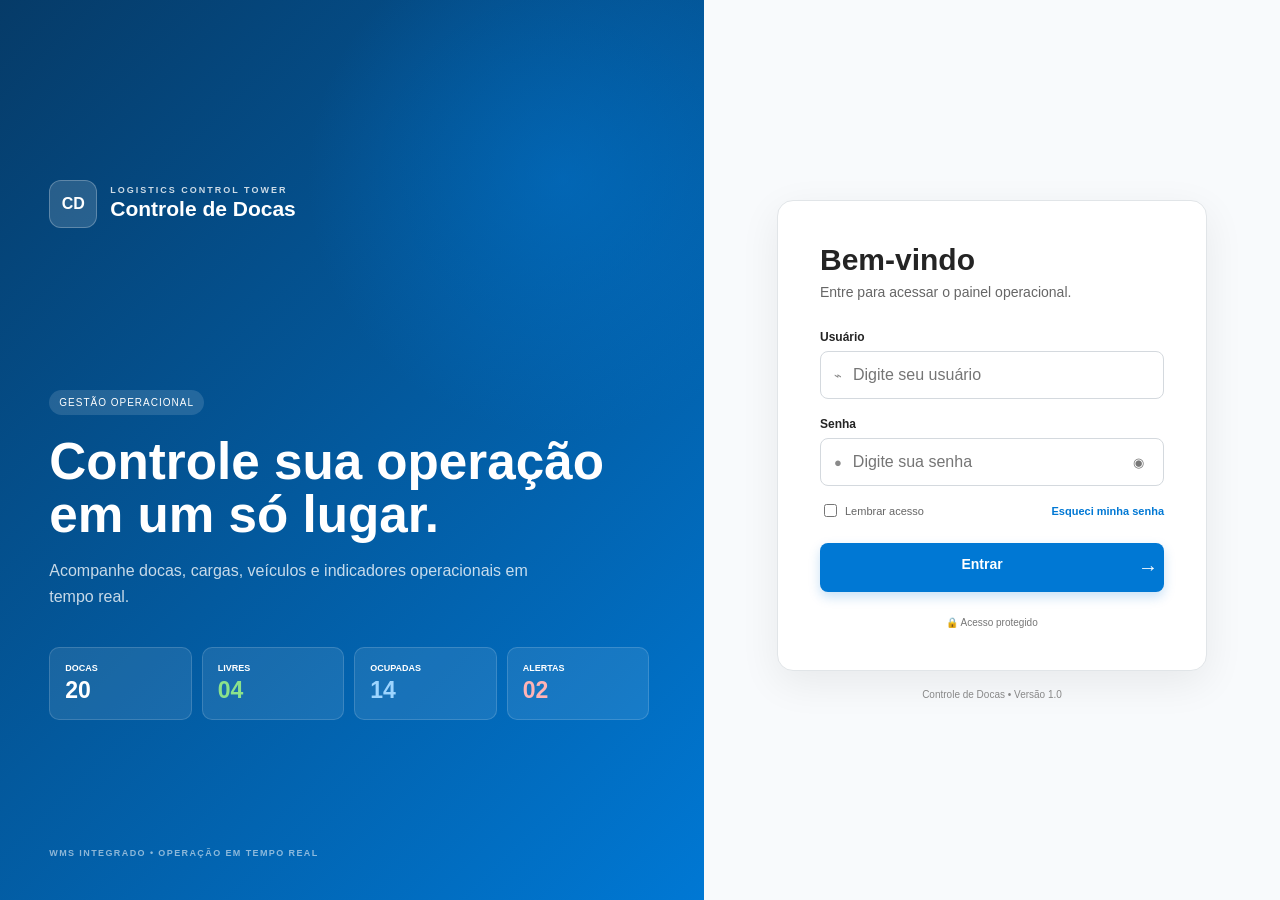
<file: index.html>
<!DOCTYPE html>
<html lang="pt-BR">
<head>
    <meta charset="UTF-8">
    <meta name="viewport" content="width=device-width, initial-scale=1.0">
    <title>Login | Controle de Docas</title>
    <link rel="stylesheet" href="static/css/login.css">
</head>
<body>
    <main class="login-page">
        <section class="login-visual">
            <div class="brand">
                <div class="brand-mark">CD</div>
                <div>
                    <span class="eyebrow">LOGISTICS CONTROL TOWER</span>
                    <h1>Controle de Docas</h1>
                </div>
            </div>

            <div class="visual-content">
                <span class="tag">GESTÃO OPERACIONAL</span>
                <h2>Controle sua operação<br>em um só lugar.</h2>
                <p>Acompanhe docas, cargas, veículos e indicadores operacionais em tempo real.</p>

                <div class="mini-dashboard">
                    <div><span>DOCAS</span><strong>20</strong></div>
                    <div><span>LIVRES</span><strong class="green">04</strong></div>
                    <div><span>OCUPADAS</span><strong class="blue">14</strong></div>
                    <div><span>ALERTAS</span><strong class="red">02</strong></div>
                </div>
            </div>

            <div class="visual-footer">
                <span>WMS INTEGRADO</span>
                <span>•</span>
                <span>OPERAÇÃO EM TEMPO REAL</span>
            </div>
        </section>

        <section class="login-panel">
            <div class="login-card">
                <div class="mobile-brand">CONTROLE DE DOCAS</div>
                <h2>Bem-vindo</h2>
                <p class="subtitle">Entre para acessar o painel operacional.</p>

                

                <form method="post">
                    <input type="hidden" name="csrfmiddlewaretoken" value="hbds4w6eElNqfjvtEM7iHwnfhsquxh9hdaNRXJjqW2YVcnt4pPyEIO6SpG5osSME">

                    <label for="id_username">Usuário</label>
                    <div class="input-wrap">
                        <span>⌁</span>
                        <input id="id_username" name="username" type="text"
                               placeholder="Digite seu usuário" autocomplete="username" required>
                    </div>

                    <label for="id_password">Senha</label>
                    <div class="input-wrap">
                        <span>●</span>
                        <input id="id_password" name="password" type="password"
                               placeholder="Digite sua senha" autocomplete="current-password" required>
                        <button type="button" class="show-password" onclick="togglePassword()">◉</button>
                    </div>

                    <div class="options">
                        <label class="remember">
                            <input type="checkbox" name="remember"> <span>Lembrar acesso</span>
                        </label>
                        <a href="#">Esqueci minha senha</a>
                    </div>

                    <button class="login-button" type="submit">
                        Entrar <span>→</span>
                    </button>
                </form>

                <div class="secure">
                    <span>🔒</span>
                    <span>Acesso protegido</span>
                </div>
            </div>

            <footer class="login-footer">
                Controle de Docas • Versão 1.0
            </footer>
        </section>
    </main>

<script>
function togglePassword() {
    const input = document.getElementById("id_password");
    input.type = input.type === "password" ? "text" : "password";
}
</script>
</body>
</html>
</file>
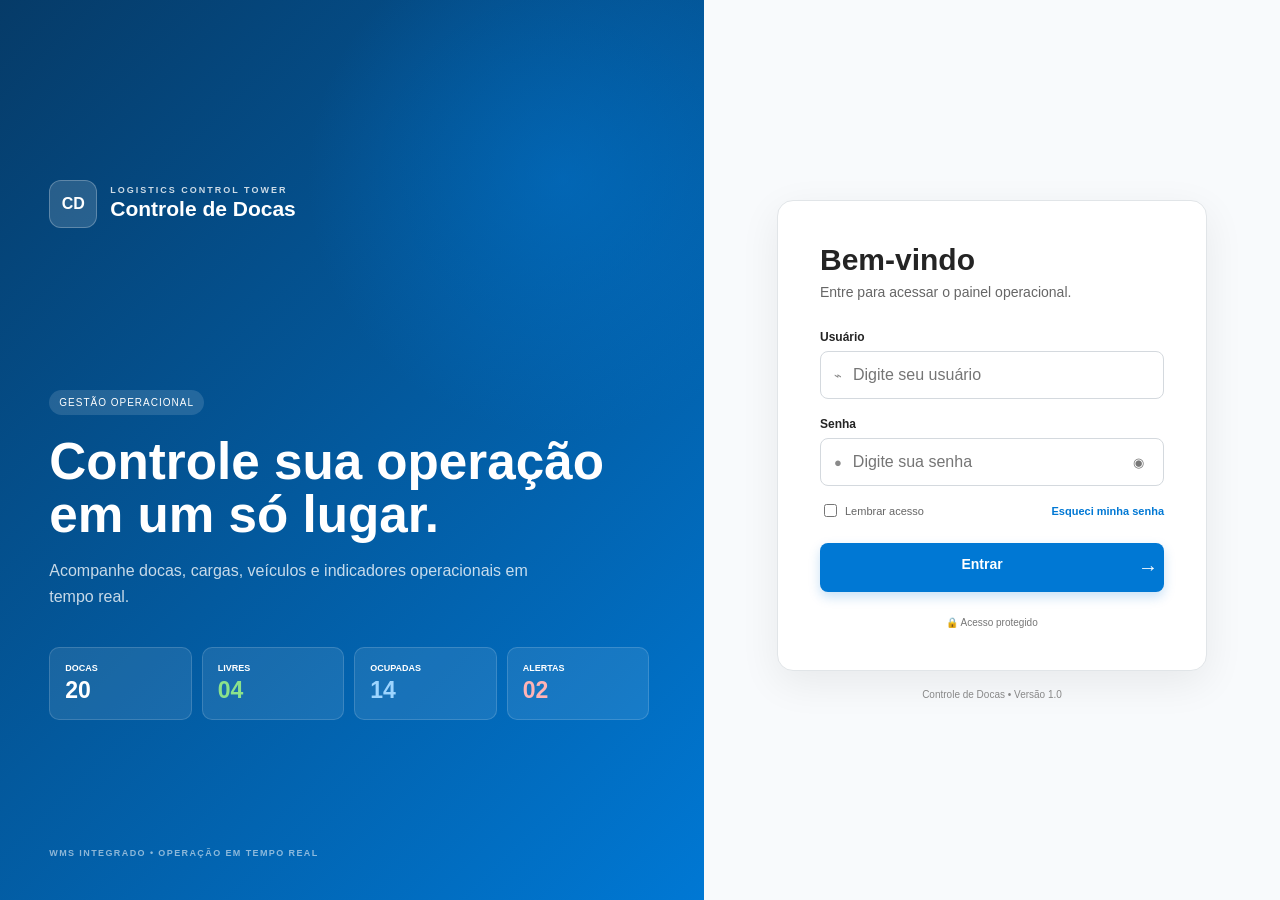
<file: docs/index.html>
<!DOCTYPE html>
<html lang="pt-BR">
<head>
    <meta charset="UTF-8">
    <meta name="viewport" content="width=device-width, initial-scale=1.0">
    <title>Login | Controle de Docas</title>
    <link rel="stylesheet" href="/static/css/login.css">
</head>
<body>
    <main class="login-page">
        <section class="login-visual">
            <div class="brand">
                <div class="brand-mark">CD</div>
                <div>
                    <span class="eyebrow">LOGISTICS CONTROL TOWER</span>
                    <h1>Controle de Docas</h1>
                </div>
            </div>

            <div class="visual-content">
                <span class="tag">GESTÃO OPERACIONAL</span>
                <h2>Controle sua operação<br>em um só lugar.</h2>
                <p>Acompanhe docas, cargas, veículos e indicadores operacionais em tempo real.</p>

                <div class="mini-dashboard">
                    <div><span>DOCAS</span><strong>20</strong></div>
                    <div><span>LIVRES</span><strong class="green">04</strong></div>
                    <div><span>OCUPADAS</span><strong class="blue">14</strong></div>
                    <div><span>ALERTAS</span><strong class="red">02</strong></div>
                </div>
            </div>

            <div class="visual-footer">
                <span>WMS INTEGRADO</span>
                <span>•</span>
                <span>OPERAÇÃO EM TEMPO REAL</span>
            </div>
        </section>

        <section class="login-panel">
            <div class="login-card">
                <div class="mobile-brand">CONTROLE DE DOCAS</div>
                <h2>Bem-vindo</h2>
                <p class="subtitle">Entre para acessar o painel operacional.</p>

                

                <form method="post">
                    <input type="hidden" name="csrfmiddlewaretoken" value="hbds4w6eElNqfjvtEM7iHwnfhsquxh9hdaNRXJjqW2YVcnt4pPyEIO6SpG5osSME">

                    <label for="id_username">Usuário</label>
                    <div class="input-wrap">
                        <span>⌁</span>
                        <input id="id_username" name="username" type="text"
                               placeholder="Digite seu usuário" autocomplete="username" required>
                    </div>

                    <label for="id_password">Senha</label>
                    <div class="input-wrap">
                        <span>●</span>
                        <input id="id_password" name="password" type="password"
                               placeholder="Digite sua senha" autocomplete="current-password" required>
                        <button type="button" class="show-password" onclick="togglePassword()">◉</button>
                    </div>

                    <div class="options">
                        <label class="remember">
                            <input type="checkbox" name="remember"> <span>Lembrar acesso</span>
                        </label>
                        <a href="#">Esqueci minha senha</a>
                    </div>

                    <button class="login-button" type="submit">
                        Entrar <span>→</span>
                    </button>
                </form>

                <div class="secure">
                    <span>🔒</span>
                    <span>Acesso protegido</span>
                </div>
            </div>

            <footer class="login-footer">
                Controle de Docas • Versão 1.0
            </footer>
        </section>
    </main>

<script>
function togglePassword() {
    const input = document.getElementById("id_password");
    input.type = input.type === "password" ? "text" : "password";
}
</script>
</body>
</html>
</file>
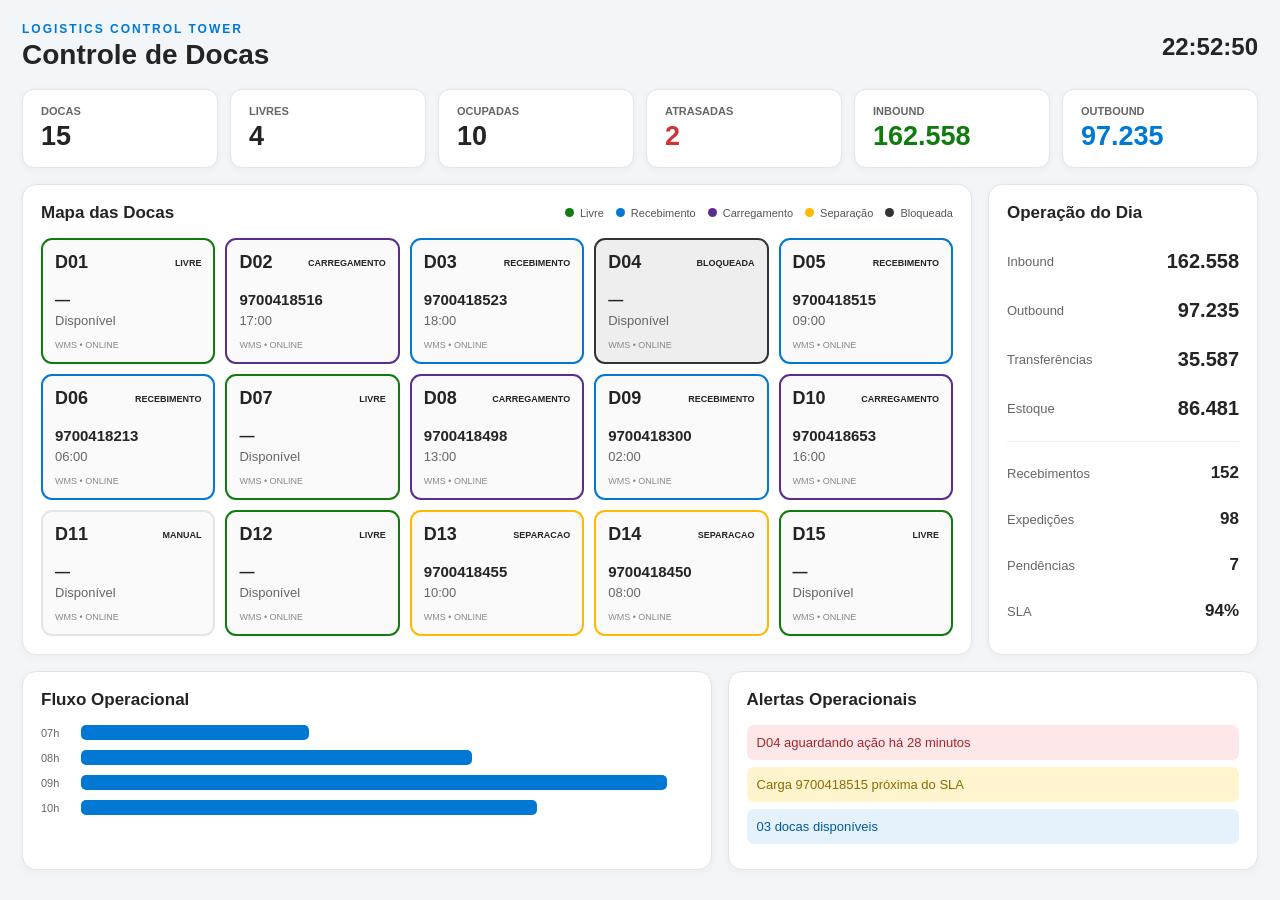
<file: docs/painel/index.html>
<!DOCTYPE html>
<html lang="pt-BR">
<head>
    <meta charset="UTF-8">
    <meta name="viewport" content="width=device-width, initial-scale=1.0">
    <title>Controle de Docas</title>
    <link rel="stylesheet" href="/static/css/painel.css">
</head>
<body>
<div class="app">
    <header class="topbar">
        <div>
            <div class="eyebrow">LOGISTICS CONTROL TOWER</div>
            <h1>Controle de Docas</h1>
        </div>
        <div class="clock" id="clock">--:--:--</div>
    </header>

    <section class="kpis">
        <article><span>DOCAS</span><strong>15</strong></article>
        <article><span>LIVRES</span><strong id="kpi-livres">0</strong></article>
        <article><span>OCUPADAS</span><strong id="kpi-ocupadas">0</strong></article>
        <article class="danger"><span>ATRASADAS</span><strong>2</strong></article>
        <article class="inbound"><span>INBOUND</span><strong>162.558</strong></article>
        <article class="outbound"><span>OUTBOUND</span><strong>97.235</strong></article>
    </section>

    <main class="content">
        <section class="dock-panel">
            <div class="section-title">
                <h2>Mapa das Docas</h2>
                <div class="legend">
                    <span><i class="dot livre"></i> Livre</span>
                    <span><i class="dot recebimento"></i> Recebimento</span>
                    <span><i class="dot carregamento"></i> Carregamento</span>
                    <span><i class="dot separacao"></i> Separação</span>
                    <span><i class="dot bloqueada"></i> Bloqueada</span>
                </div>
            </div>

            <div class="dock-grid">
                
                <article class="dock-card livre" onclick="selecionarDoca('D01')">
                    <div class="dock-head">
                        <strong>D01</strong>
                        <span class="status-label">Livre</span>
                    </div>
                    <div class="dock-body">
                        <div class="load">—</div>
                        <div class="time">Disponível</div>
                    </div>
                    <div class="dock-footer">WMS • ONLINE</div>
                </article>
                
                <article class="dock-card carregamento" onclick="selecionarDoca('D02')">
                    <div class="dock-head">
                        <strong>D02</strong>
                        <span class="status-label">Carregamento</span>
                    </div>
                    <div class="dock-body">
                        <div class="load">9700418516</div>
                        <div class="time">17:00</div>
                    </div>
                    <div class="dock-footer">WMS • ONLINE</div>
                </article>
                
                <article class="dock-card recebimento" onclick="selecionarDoca('D03')">
                    <div class="dock-head">
                        <strong>D03</strong>
                        <span class="status-label">Recebimento</span>
                    </div>
                    <div class="dock-body">
                        <div class="load">9700418523</div>
                        <div class="time">18:00</div>
                    </div>
                    <div class="dock-footer">WMS • ONLINE</div>
                </article>
                
                <article class="dock-card bloqueada" onclick="selecionarDoca('D04')">
                    <div class="dock-head">
                        <strong>D04</strong>
                        <span class="status-label">Bloqueada</span>
                    </div>
                    <div class="dock-body">
                        <div class="load">—</div>
                        <div class="time">Disponível</div>
                    </div>
                    <div class="dock-footer">WMS • ONLINE</div>
                </article>
                
                <article class="dock-card recebimento" onclick="selecionarDoca('D05')">
                    <div class="dock-head">
                        <strong>D05</strong>
                        <span class="status-label">Recebimento</span>
                    </div>
                    <div class="dock-body">
                        <div class="load">9700418515</div>
                        <div class="time">09:00</div>
                    </div>
                    <div class="dock-footer">WMS • ONLINE</div>
                </article>
                
                <article class="dock-card recebimento" onclick="selecionarDoca('D06')">
                    <div class="dock-head">
                        <strong>D06</strong>
                        <span class="status-label">Recebimento</span>
                    </div>
                    <div class="dock-body">
                        <div class="load">9700418213</div>
                        <div class="time">06:00</div>
                    </div>
                    <div class="dock-footer">WMS • ONLINE</div>
                </article>
                
                <article class="dock-card livre" onclick="selecionarDoca('D07')">
                    <div class="dock-head">
                        <strong>D07</strong>
                        <span class="status-label">Livre</span>
                    </div>
                    <div class="dock-body">
                        <div class="load">—</div>
                        <div class="time">Disponível</div>
                    </div>
                    <div class="dock-footer">WMS • ONLINE</div>
                </article>
                
                <article class="dock-card carregamento" onclick="selecionarDoca('D08')">
                    <div class="dock-head">
                        <strong>D08</strong>
                        <span class="status-label">Carregamento</span>
                    </div>
                    <div class="dock-body">
                        <div class="load">9700418498</div>
                        <div class="time">13:00</div>
                    </div>
                    <div class="dock-footer">WMS • ONLINE</div>
                </article>
                
                <article class="dock-card recebimento" onclick="selecionarDoca('D09')">
                    <div class="dock-head">
                        <strong>D09</strong>
                        <span class="status-label">Recebimento</span>
                    </div>
                    <div class="dock-body">
                        <div class="load">9700418300</div>
                        <div class="time">02:00</div>
                    </div>
                    <div class="dock-footer">WMS • ONLINE</div>
                </article>
                
                <article class="dock-card carregamento" onclick="selecionarDoca('D10')">
                    <div class="dock-head">
                        <strong>D10</strong>
                        <span class="status-label">Carregamento</span>
                    </div>
                    <div class="dock-body">
                        <div class="load">9700418653</div>
                        <div class="time">16:00</div>
                    </div>
                    <div class="dock-footer">WMS • ONLINE</div>
                </article>
                
                <article class="dock-card manual" onclick="selecionarDoca('D11')">
                    <div class="dock-head">
                        <strong>D11</strong>
                        <span class="status-label">Manual</span>
                    </div>
                    <div class="dock-body">
                        <div class="load">—</div>
                        <div class="time">Disponível</div>
                    </div>
                    <div class="dock-footer">WMS • ONLINE</div>
                </article>
                
                <article class="dock-card livre" onclick="selecionarDoca('D12')">
                    <div class="dock-head">
                        <strong>D12</strong>
                        <span class="status-label">Livre</span>
                    </div>
                    <div class="dock-body">
                        <div class="load">—</div>
                        <div class="time">Disponível</div>
                    </div>
                    <div class="dock-footer">WMS • ONLINE</div>
                </article>
                
                <article class="dock-card separacao" onclick="selecionarDoca('D13')">
                    <div class="dock-head">
                        <strong>D13</strong>
                        <span class="status-label">Separacao</span>
                    </div>
                    <div class="dock-body">
                        <div class="load">9700418455</div>
                        <div class="time">10:00</div>
                    </div>
                    <div class="dock-footer">WMS • ONLINE</div>
                </article>
                
                <article class="dock-card separacao" onclick="selecionarDoca('D14')">
                    <div class="dock-head">
                        <strong>D14</strong>
                        <span class="status-label">Separacao</span>
                    </div>
                    <div class="dock-body">
                        <div class="load">9700418450</div>
                        <div class="time">08:00</div>
                    </div>
                    <div class="dock-footer">WMS • ONLINE</div>
                </article>
                
                <article class="dock-card livre" onclick="selecionarDoca('D15')">
                    <div class="dock-head">
                        <strong>D15</strong>
                        <span class="status-label">Livre</span>
                    </div>
                    <div class="dock-body">
                        <div class="load">—</div>
                        <div class="time">Disponível</div>
                    </div>
                    <div class="dock-footer">WMS • ONLINE</div>
                </article>
                
            </div>
        </section>

        <aside class="side-panel">
            <h2>Operação do Dia</h2>
            <div class="metric"><span>Inbound</span><strong>162.558</strong></div>
            <div class="metric"><span>Outbound</span><strong>97.235</strong></div>
            <div class="metric"><span>Transferências</span><strong>35.587</strong></div>
            <div class="metric"><span>Estoque</span><strong>86.481</strong></div>
            <hr>
            <div class="metric small"><span>Recebimentos</span><strong>152</strong></div>
            <div class="metric small"><span>Expedições</span><strong>98</strong></div>
            <div class="metric small"><span>Pendências</span><strong>7</strong></div>
            <div class="metric small"><span>SLA</span><strong>94%</strong></div>
        </aside>
    </main>

    <section class="bottom-grid">
        <article class="panel">
            <h2>Fluxo Operacional</h2>
            <div class="bars">
                <div><span>07h</span><b style="width:35%"></b></div>
                <div><span>08h</span><b style="width:60%"></b></div>
                <div><span>09h</span><b style="width:90%"></b></div>
                <div><span>10h</span><b style="width:70%"></b></div>
            </div>
        </article>
        <article class="panel">
            <h2>Alertas Operacionais</h2>
            <ul class="alerts">
                <li class="critical">D04 aguardando ação há 28 minutos</li>
                <li class="warning">Carga 9700418515 próxima do SLA</li>
                <li class="info">03 docas disponíveis</li>
            </ul>
        </article>
    </section>
</div>

<script>
function updateClock() {
    document.getElementById("clock").textContent =
        new Date().toLocaleTimeString("pt-BR");
}
setInterval(updateClock, 1000);
updateClock();

const cards = [...document.querySelectorAll(".dock-card")];
document.getElementById("kpi-livres").textContent =
    cards.filter(c => c.classList.contains("livre")).length;
document.getElementById("kpi-ocupadas").textContent =
    cards.filter(c => !c.classList.contains("livre") &&
                      !c.classList.contains("bloqueada")).length;

function selecionarDoca(codigo) {
    alert("Detalhes da " + codigo + " — próxima etapa: painel lateral/modal integrado ao WMS.");
}
</script>
</body>
</html>
</file>
<file: static/css/login.css>
﻿* { box-sizing: border-box; }

body {
    margin: 0;
    min-height: 100vh;
    font-family: "Segoe UI", Arial, sans-serif;
    color: #242424;
    background: #f3f6f9;
}

.login-page {
    min-height: 100vh;
    display: grid;
    grid-template-columns: 55% 45%;
    align-items: center;
    justify-items: center;
}

.login-visual {
    width: 100%;
    min-height: 100vh;
    position: relative;
    overflow: hidden;
    padding: 48px 7%;
    color: #fff;
    background: radial-gradient(circle at 80% 20%, rgba(0, 120, 212, .45), transparent 28%), linear-gradient(135deg, #063b68, #0078d4);
    display: flex;
    flex-direction: column;
    justify-content: center;
}

.login-visual .brand {
    display: flex;
    align-items: center;
    gap: 13px;
}

.login-visual .brand-mark {
    width: 48px;
    height: 48px;
    border-radius: 12px;
    display: grid;
    place-items: center;
    background: rgba(255, 255, 255, .14);
    border: 1px solid rgba(255, 255, 255, .25);
    font-weight: 800;
}

.login-visual .eyebrow {
    display: block;
    font-size: 9px;
    letter-spacing: 2px;
    opacity: .8;
    font-weight: 700;
}

.login-visual .brand h1 {
    margin: 2px 0;
    font-size: 21px;
}

.login-visual .visual-content {
    max-width: 600px;
    margin-top: 18vh;
}

.login-visual .tag {
    display: inline-block;
    font-size: 10px;
    letter-spacing: 1px;
    background: rgba(255, 255, 255, .13);
    padding: 7px 10px;
    border-radius: 20px;
}

.login-visual .visual-content h2 {
    margin: 20px 0 12px;
    font-size: clamp(34px, 4vw, 54px);
    line-height: 1.05;
}

.login-visual .visual-content p {
    max-width: 500px;
    color: rgba(255, 255, 255, .78);
    line-height: 1.6;
}

.login-visual .mini-dashboard {
    display: grid;
    grid-template-columns: repeat(4, 1fr);
    gap: 10px;
    margin-top: 38px;
}

.login-visual .mini-dashboard > div {
    padding: 15px;
    border: 1px solid rgba(255, 255, 255, .15);
    border-radius: 10px;
    background: rgba(255, 255, 255, .09);
    font-size: 9px;
    font-weight: 700;
}

.login-visual .mini-dashboard strong {
    display: block;
    font-size: 23px;
    margin-top: 4px;
}

.login-visual .green { color: #8be28b; }
.login-visual .blue { color: #9dd5ff; }
.login-visual .red { color: #ffb3b5; }

.login-visual .visual-footer {
    position: absolute;
    bottom: 42px;
    left: 7%;
    font-size: 9px;
    letter-spacing: 1.4px;
    opacity: .55;
    font-weight: 700;
}

.login-panel {
    width: 100%;
    min-height: 100vh;
    display: flex;
    align-items: center;
    justify-content: center;
    flex-direction: column;
    padding: 40px;
    background: #f8fafc;
}

.login-card {
    width: min(430px, 100%);
    background: #fff;
    padding: 42px;
    border: 1px solid #e1e5e8;
    border-radius: 16px;
    box-shadow: 0 12px 40px rgba(0, 0, 0, .07);
}

.mobile-brand {
    display: none;
    color: #0078d4;
    font-size: 11px;
    font-weight: 800;
    letter-spacing: 1.5px;
}

.login-card h2 {
    margin: 0;
    font-size: 30px;
}

.login-card .subtitle {
    margin: 7px 0 30px;
    color: #666;
    font-size: 14px;
}

.login-card form > label {
    display: block;
    margin: 18px 0 7px;
    font-size: 12px;
    font-weight: 700;
}

.login-card .input-wrap {
    width: 100%;
    height: 48px;
    display: flex;
    align-items: center;
    gap: 9px;
    border: 1px solid #d4d9de;
    border-radius: 8px;
    background: #fff;
    padding: 0 13px;
}

.login-card .input-wrap:focus-within {
    border-color: #0078d4;
    box-shadow: 0 0 0 3px rgba(0, 120, 212, .12);
}

.login-card .input-wrap > span {
    color: #8a8a8a;
    font-size: 13px;
}

.login-card .input-wrap input {
    flex: 1;
    min-width: 0;
    height: 100%;
    border: 0;
    outline: 0;
    font: inherit;
}

.login-card .show-password {
    border: 0;
    background: transparent;
    color: #777;
    cursor: pointer;
}

.login-card .options {
    margin: 15px 0 23px;
    display: flex;
    justify-content: space-between;
    align-items: center;
    font-size: 11px;
}

.login-card .options a {
    color: #0078d4;
    text-decoration: none;
    font-weight: 600;
}

.login-card .remember {
    display: flex;
    gap: 5px;
    align-items: center;
    color: #666;
}

.login-button {
    width: 100%;
    height: 49px;
    border: 0;
    border-radius: 8px;
    color: #fff;
    background: #0078d4;
    font-size: 14px;
    font-weight: 700;
    cursor: pointer;
    box-shadow: 0 5px 12px rgba(0, 120, 212, .22);
}

.login-button:hover {
    background: #005a9e;
}

.login-button span {
    float: right;
    font-size: 20px;
}

.login-card .error-box {
    padding: 10px 12px;
    border-radius: 7px;
    background: #fde7e9;
    color: #a4262c;
    font-size: 12px;
    margin-bottom: 10px;
}

.login-card .secure {
    text-align: center;
    margin-top: 25px;
    color: #777;
    font-size: 10px;
}

.login-footer {
    margin-top: 18px;
    color: #888;
    font-size: 10px;
}

@media (max-width: 900px) {
    .login-page { grid-template-columns: 1fr; }
    .login-visual { display: none; }
    .login-panel { min-height: 100vh; }
    .mobile-brand { display: block; margin-bottom: 20px; }
}

@media (max-width: 500px) {
    .login-panel { padding: 18px; }
    .login-card { padding: 28px 22px; }
}
</file>
<file: static/css/painel.css>
* { box-sizing: border-box; }
body {
    margin: 0;
    font-family: "Segoe UI", Arial, sans-serif;
    background: #f3f6f9;
    color: #242424;
}
.app { padding: 22px; max-width: 1800px; margin: auto; }
.topbar {
    display:flex; justify-content:space-between; align-items:center;
    margin-bottom:18px;
}
.topbar-actions { display:flex; align-items:center; gap:20px; }
.main-nav { display:flex; align-items:center; gap:14px; }
.nav-link { color:#666; font-size:12px; font-weight:700; text-decoration:none; }
.nav-link:hover, .nav-link.active { color:#0078d4; }
.area-link { border:0; padding:0; color:#0078d4; background:transparent; font:inherit; font-size:12px; font-weight:700; text-decoration:none; cursor:pointer; }
.area-heading { margin-bottom:16px; }
.area-heading h2 { margin:8px 0 5px; }
.area-heading p { margin:0; color:#666; font-size:13px; }
.area-options { display:grid; grid-template-columns:repeat(3, minmax(220px, 430px)); justify-content:center; gap:28px; }
.area-option { min-height:285px; display:flex; align-items:center; justify-content:center; position:relative; color:#242424; text-decoration:none; transition:.15s; }
.area-option:hover { transform:translateY(-2px); box-shadow:0 5px 15px rgba(0,0,0,.1); }
.area-name { font-size:42px; font-weight:600; }
.area-icon { position:absolute; top:18px; left:18px; color:#0078d4; font-size:25px; }
.area-arrow { position:absolute; right:18px; bottom:12px; color:#0078d4; font-size:25px; }
.area-portaria { border-top:3px solid #107c10; }
.area-portaria .area-icon, .area-portaria .area-arrow { color:#107c10; }
.area-box { border-top:3px solid #0078d4; }
.area-footer { display:flex; justify-content:space-between; margin-top:16px; color:#777; font-size:11px; }
.area-footer form { margin:0; }
.area-footer button { border:0; padding:0; color:#0078d4; background:transparent; font:inherit; font-weight:700; cursor:pointer; }
.box-heading { margin-bottom:16px; }
.box-heading h2 { margin:8px 0 5px; }
.management-grid { display:grid; grid-template-columns:repeat(2, minmax(0, 1fr)); gap:16px; }
.management-card { min-height:150px; display:flex; align-items:center; gap:16px; position:relative; color:#242424; text-decoration:none; transition:.15s; }
.management-card:hover:not(.disabled-card) { transform:translateY(-2px); box-shadow:0 5px 15px rgba(0,0,0,.1); }
.management-icon { color:#0078d4; font-size:30px; }
.management-content { display:grid; gap:7px; padding-right:22px; }
.management-content strong { font-size:18px; }
.management-content span { color:#666; font-size:13px; }
.disabled-card { opacity:.58; }
.eyebrow { font-size:12px; letter-spacing:2px; color:#0078d4; font-weight:700; }
h1 { margin:3px 0 0; font-size:28px; }
h2 { margin:0; font-size:17px; }
.clock { font-size:24px; font-weight:600; }

.kpis { display:grid; grid-template-columns:repeat(6,1fr); gap:12px; margin-bottom:16px; }
.kpis article {
    background:#fff; border:1px solid #e1e5e8; border-radius:12px;
    padding:15px 18px; box-shadow:0 2px 8px rgba(0,0,0,.04);
}
.kpis span { display:block; font-size:11px; color:#666; font-weight:700; }
.kpis strong { display:block; margin-top:4px; font-size:27px; }
.kpis .danger strong { color:#d13438; }
.kpis .inbound strong { color:#107c10; }
.kpis .outbound strong { color:#0078d4; }

.content { display:grid; grid-template-columns:1fr 270px; gap:16px; }
.dock-panel,.side-panel,.panel {
    background:#fff; border:1px solid #e1e5e8; border-radius:14px;
    padding:18px; box-shadow:0 2px 8px rgba(0,0,0,.04);
}
.section-title { display:flex; justify-content:space-between; align-items:center; margin-bottom:15px; }
.legend { display:flex; gap:12px; font-size:11px; color:#555; flex-wrap:wrap; }
.dot { width:9px; height:9px; display:inline-block; border-radius:50%; margin-right:3px; }
.dot.livre { background:#107c10; }
.dot.recebimento { background:#0078d4; }
.dot.carregamento { background:#5c2d91; }
.dot.separacao { background:#ffb900; }
.dot.transferencia { background:#008272 !important; }
.dot.bloqueada { background:#333; }

.dock-grid { display:grid; grid-template-columns:repeat(5,1fr); gap:10px; }
.dock-card {
    min-height:125px; border-radius:11px; padding:12px;
    border:2px solid #e5e5e5; cursor:pointer; transition:.15s;
    background:#fafafa;
}
.dock-card:hover { transform:translateY(-2px); box-shadow:0 5px 15px rgba(0,0,0,.1); }
.dock-card.livre { border-color:#107c10; }
.dock-card.recebimento { border-color:#0078d4; }
.dock-card.carregamento { border-color:#5c2d91; }
.dock-card.separacao { border-color:#ffb900; }
.dock-card.transferencia { border-color:#008272 !important; }
.dock-card.bloqueada { border-color:#333; background:#eee; }
.dock-card.alert-active { border-color:#d13438 !important; background:#fff5f5; }
.dock-head { display:flex; justify-content:space-between; align-items:center; }
.dock-head strong { font-size:18px; }
.status-label { font-size:9px; text-transform:uppercase; font-weight:700; }
.dock-body { margin-top:18px; }
.load { font-weight:700; font-size:15px; }
.time { color:#666; margin-top:5px; font-size:13px; }
.duration { color:#d13438; font-weight:700; font-size:11px; margin-top:3px; }
.alert-badge { background:#d13438; color:#fff; padding:3px 7px; border-radius:4px; font-size:9px; font-weight:700; margin-top:5px; display:inline-block; }
.dock-footer { margin-top:12px; color:#888; font-size:9px; }

.side-panel h2 { margin-bottom:14px; }
.metric { padding:13px 0; display:flex; justify-content:space-between; align-items:center; }
.metric span { color:#666; font-size:13px; }
.metric strong { font-size:20px; }
.metric.small strong { font-size:17px; }
hr { border:0; border-top:1px solid #eee; }

.bottom-grid { display:grid; grid-template-columns:1.3fr 1fr; gap:16px; margin-top:16px; }
.panel h2 { margin-bottom:15px; }
.portaria-grid { display:grid; grid-template-columns:1fr 300px; gap:16px; }
.registration-panel { min-width:0; }
.section-title { display:flex; justify-content:space-between; align-items:center; gap:12px; }
.panel-status { color:#107c10; font-size:10px; font-weight:700; letter-spacing:.7px; }
.form-section { padding:16px 0; border-top:1px solid #edf0f2; }
.form-section:first-of-type { border-top:0; padding-top:0; }
.form-section h3 { margin:0 0 12px; font-size:13px; }
.form-grid { display:grid; grid-template-columns:1fr 1fr; gap:12px; }
.form-grid.three-columns { grid-template-columns:repeat(3, 1fr); }
.portaria-form label { display:flex; flex-direction:column; gap:6px; color:#666; font-size:11px; font-weight:700; }
.portaria-form input, .portaria-form select { width:100%; height:40px; padding:0 11px; border:1px solid #d4d9de; border-radius:7px; color:#242424; background:#fff; font:inherit; font-weight:400; }
.portaria-form input:focus { outline:0; border-color:#0078d4; box-shadow:0 0 0 3px rgba(0,120,212,.12); }
.form-actions { display:flex; justify-content:flex-end; gap:10px; padding-top:16px; }
.primary-button, .secondary-button { min-height:40px; padding:0 16px; border-radius:7px; font:inherit; font-size:12px; font-weight:700; cursor:pointer; }
.primary-button { border:0; color:#fff; background:#0078d4; }
.primary-button:hover { background:#005a9e; }
.primary-button span { margin-left:15px; font-size:17px; }
.secondary-button { border:1px solid #d4d9de; color:#555; background:#fff; }
.access-record { display:grid; gap:4px; padding:13px 0; border-bottom:1px solid #edf0f2; }
.access-record strong { font-size:15px; }
.access-record span { color:#666; font-size:12px; }
.access-record b { font-size:10px; }
.operation-panel { margin-top:16px; }
.operation-list { display:grid; gap:10px; }
.operation-row { display:flex; justify-content:space-between; align-items:center; gap:16px; padding:12px 0; border-top:1px solid #edf0f2; }
.operation-row:first-child { border-top:0; }
.operation-row strong, .operation-row span { display:block; }
.operation-row span { margin-top:4px; color:#666; font-size:12px; }
.exit-form { display:flex; align-items:center; gap:8px; }
.exit-form input { width:170px; height:40px; padding:0 10px; border:1px solid #d4d9de; border-radius:7px; font:inherit; }
.record-entry { color:#107c10; }
.record-exit { color:#0078d4; }
.helper-text { margin:0; color:#666; font-size:13px; line-height:1.6; }
.yard-status { display:flex; align-items:center; gap:8px; font-size:13px; }
.yard-status .dot { flex:none; }
.yard-status span:last-child { color:#666; }
.bars div { display:flex; align-items:center; gap:10px; margin:10px 0; }
.bars span { width:30px; font-size:11px; color:#666; }
.bars b { height:15px; background:#0078d4; border-radius:5px; display:block; }
.alerts { list-style:none; padding:0; margin:0; }
.alerts li { padding:10px; margin-bottom:7px; border-radius:7px; font-size:13px; }
.critical { background:#fde7e9; color:#a4262c; }
.warning { background:#fff4ce; color:#8a6d00; }
.info { background:#e5f1fb; color:#005a9e; }

@media(max-width:1000px) {
    .kpis { grid-template-columns:repeat(3,1fr); }
    .content,.portaria-grid,.bottom-grid { grid-template-columns:1fr; }
}
@media(max-width:700px) {
    .kpis { grid-template-columns:repeat(2,1fr); }
    .dock-grid { grid-template-columns:repeat(2,1fr); }
    .area-options { grid-template-columns:minmax(0, 430px); }
    .form-grid,.form-grid.three-columns { grid-template-columns:1fr; }
    .topbar-actions { gap:10px; }
    .main-nav { gap:8px; flex-wrap:wrap; justify-content:flex-end; }
    .management-grid { grid-template-columns:1fr; }
    .operation-row, .exit-form { align-items:stretch; flex-direction:column; }
    .exit-form input, .exit-form button { width:100%; }
    .clock { font-size:18px; }
}
</file>
